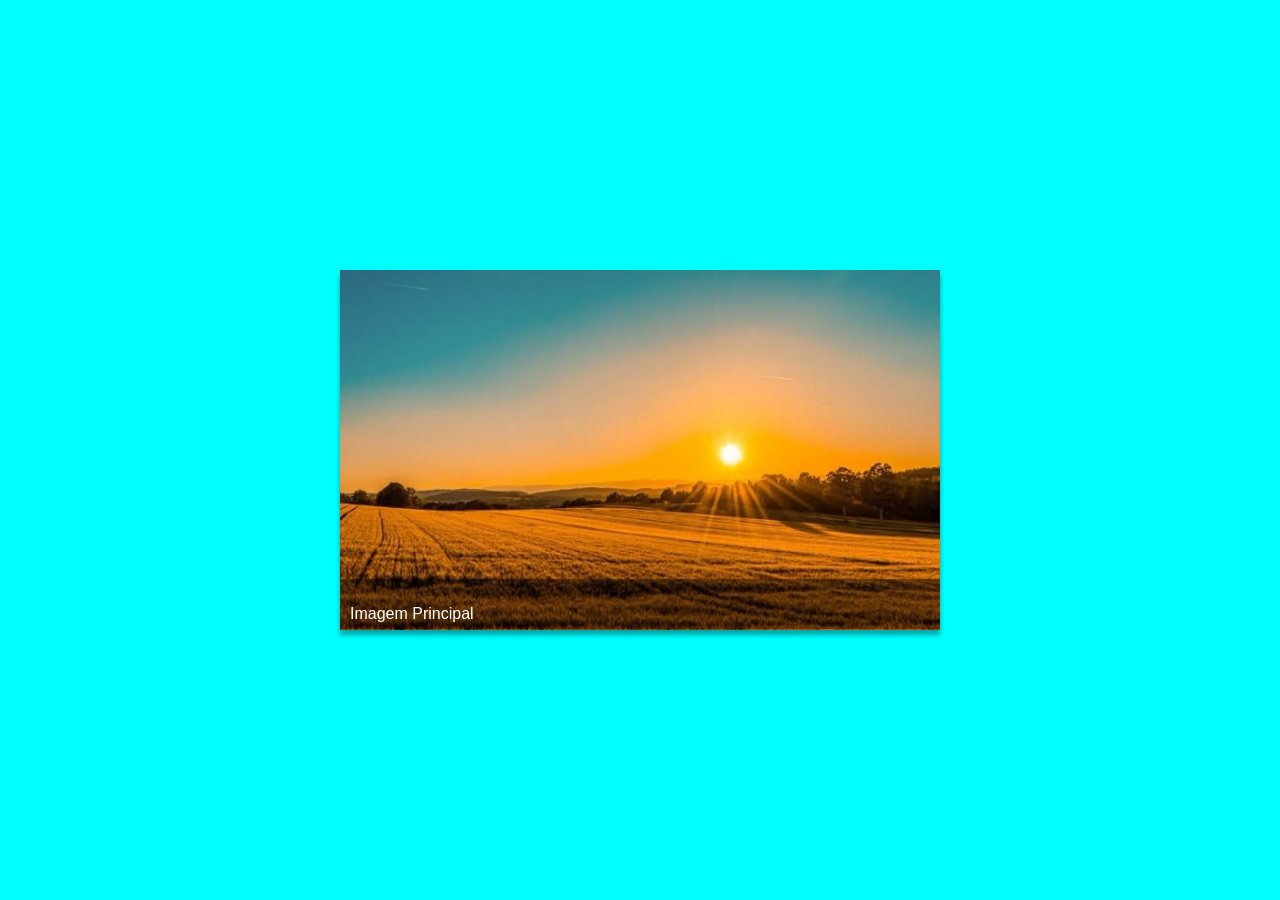
<file: Carousel Atomático/index.html>
<!DOCTYPE html>
 <html lang="pt-ao">
 <head>
    <meta charset="UTF-8">
    <meta name="viewport" content="width=device-width, initial-scale=1.0">
    <link rel="stylesheet" href="_estilo/estilo.css">
    <title>Carousel</title>
 </head>
 <body>
    <div class="carousel">
        <div  class="container" id="container">
            <div class="slide">
                <div class="txt">
                    <p>Imagem Principal</p>
                </div>
                <img src="imagem/back1.jpg" alt="slide1">
               
            </div>
            <div class="slide">
                <div class="txt">
                    <p>Imagem 2</p>
                </div>
                <img src="imagem/back2.jpg" alt="slide2">
            </div>

            <div class="slide">
                <div class="txt">
                    <p>Imagem 3</p>
                </div>
                <img src="imagem/back3.jpg" alt="slide3">
            </div>
            <div class="slide">
                <div class="txt">
                    <p>Imagem 4</p>
                </div>
                <img src="imagem/back4.jpg" alt="slide4">
            </div>
            <div class="slide">
                <div class="txt">
                    <p>Imagem 5</p>
                </div>
                <img src="imagem/back5.jpg" alt="slide5">
            </div>
            <!-- Cópiar a primeira imagem e fazer um loop-->
            <div class="slide">
                <div class="txt">
                    <p>Imagem Principal</p>
                </div>
                <img src="imagem/back1.jpg" alt="slide1">
            </div>
        </div>
    </div>  
    <script src="script/script.js"></script>
 </body>
 </html>
</file>
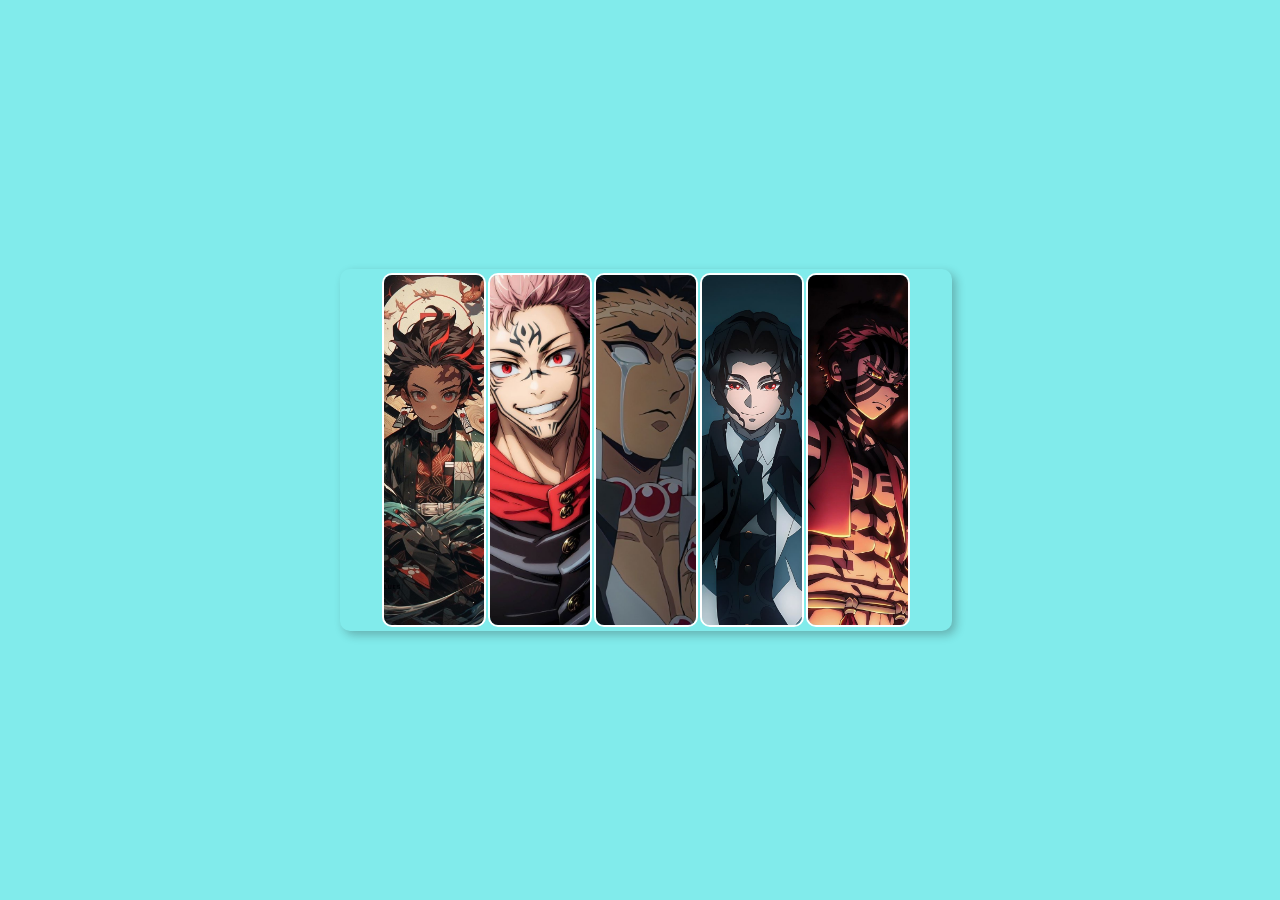
<file: Galeria/index.html>
<!DOCTYPE html>
<html lang="pt">
<head>
    <meta charset="UTF-8">
    <meta name="viewport" content="width=device-width, initial-scale=1.0">
    <title>move list</title>
    <style>
        body{
            display: flex;
            align-items: center;
            height: 100vh;
            justify-content: center;
            margin: 0;
            background-color: rgb(129, 235, 235);
        }
        #mae{
            width: 600px;
        }
        .container{
            width: 100%;
            height: 350px;
            display: flex;
            gap: 1px;
            gap: 2px;
            box-shadow: 4px 4px 10px rgba(32, 32, 32, 0.281);
            border-radius: 10px;
            padding: 6px;
            align-items: center;
            overflow: hidden;
            justify-content: center;
        }
        
        .container img {
            width: 100px;
            height: 100%;
            border-radius: 10px;
            cursor: pointer;
            border: 2px solid white;
            object-fit: cover;
            transition: all ease-in-out 0.6s;
        }
        
        .container img:hover{
             width: 30%;
        }
    </style>
</head>
<body>
    <div id="mae">
        <div class="container">
            <img src="img1.jpg">
            <img src="img2.jpg">
            <img src="img3.jpg">
            <img src="img4.jpg">
            <img src="img5.jpg">
        </div>
    </div>
</body>
</html>
</file>
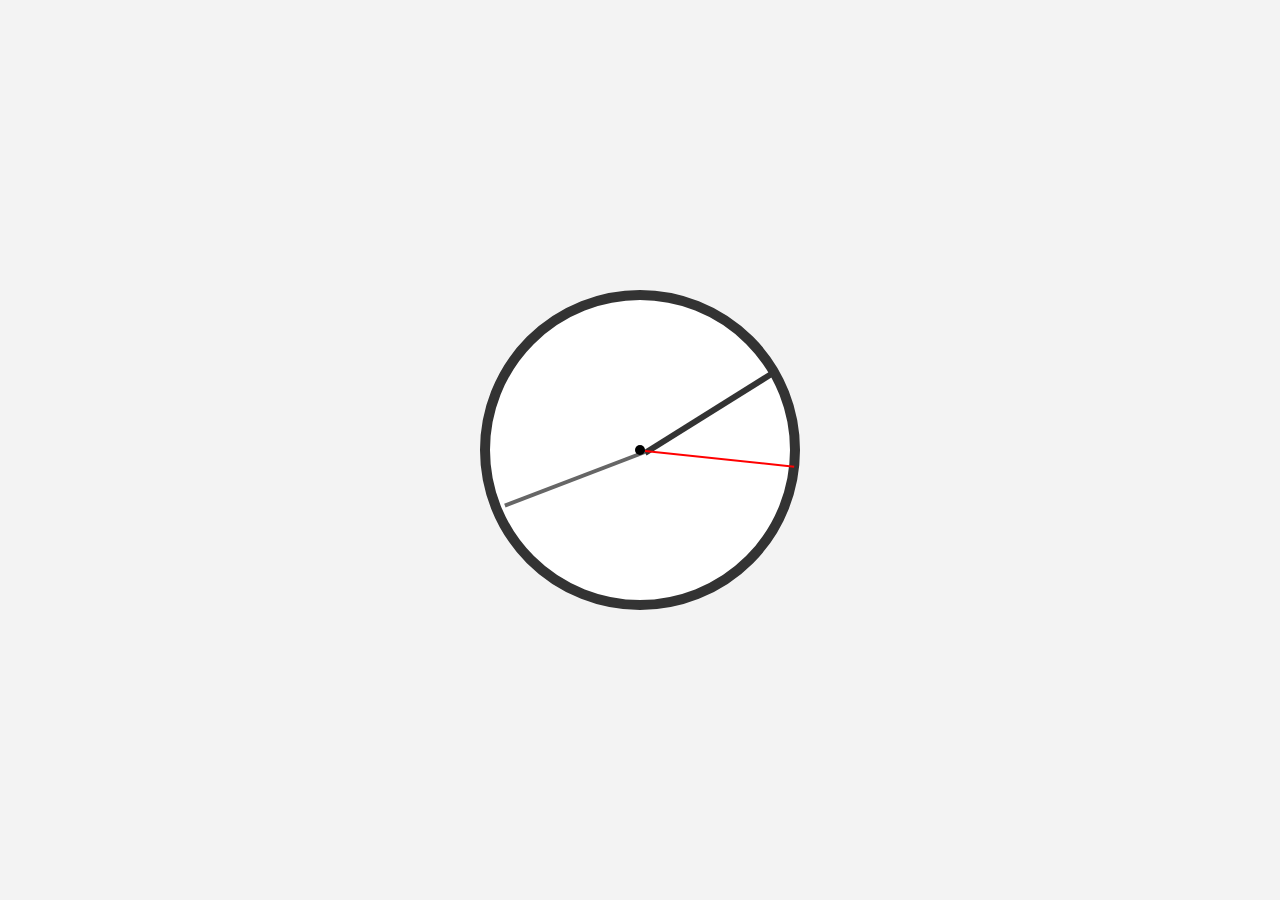
<file: Relogio Analógico/index.html>
<!DOCTYPE html>
<html lang="pt">
<head>
  <meta charset="UTF-8">
  <meta name="viewport" content="width=device-width, initial-scale=1.0">
  <link rel="stylesheet" href="style.css">
  <title>Relógio Analógico</title>
</head>
<body>

<div class="clock">
  <div class="hand hour" id="hour-hand"></div>
  <div class="hand minute" id="minute-hand"></div>
  <div class="hand second" id="second-hand"></div>
  <div class="center-dot"></div>
</div>

<script src="script.js"></script>

</body>
</html>
</file>
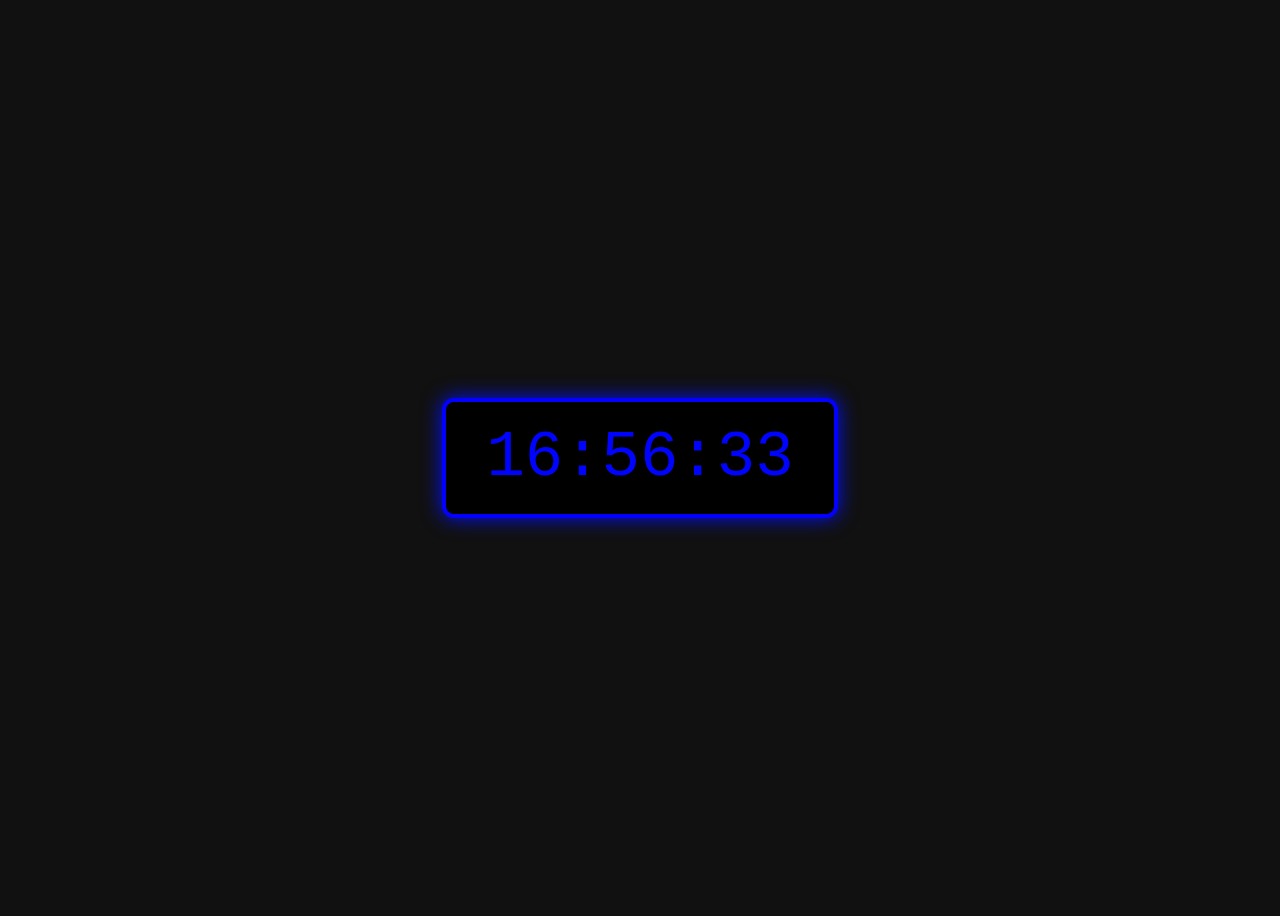
<file: Relógio Digital/index.html>
<!DOCTYPE html>
<html lang="pt-ao">
<head>
  <meta charset="UTF-8">
  <title>Relógio Digital</title>
  <link rel="stylesheet" href="style.css">
</head>
<body>

<div class="clock" id="digital-clock">
  00:00:00
</div>

<script src="script.js"></script>

</body>
</html>
</file>
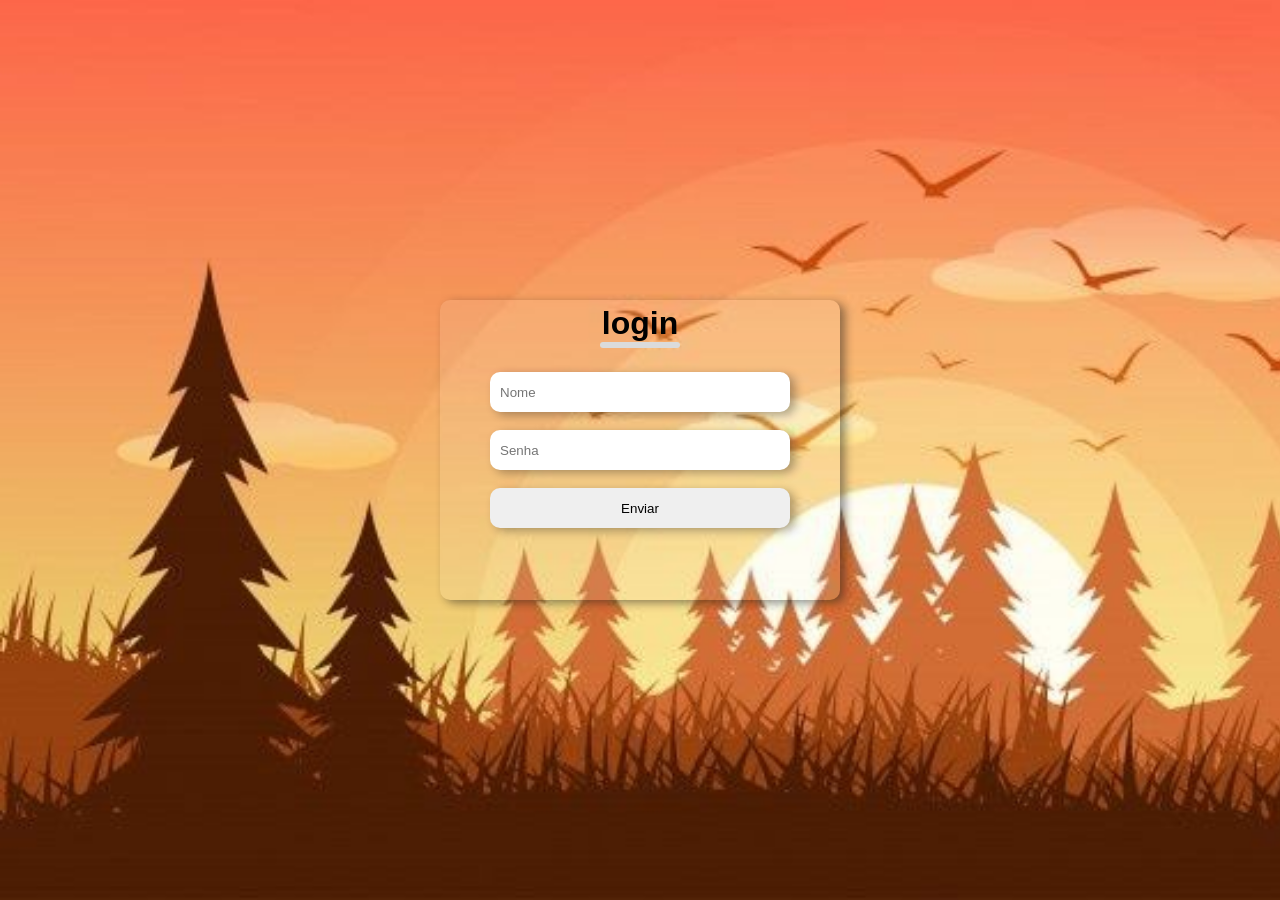
<file: tela de login/index.html>
<!DOCTYPE html>
<html lang="en">
<head>
    <meta charset="UTF-8">
    <meta name="viewport" content="width=device-width, initial-scale=1.0">
    <link rel="stylesheet" href="style.css">
    <title>login</title>
</head>
<body>
    <div id="box">
        <h1>login</h1>
        <form action="#" method="get">
            <input type="text" name="nome" id="nome" required placeholder="Nome"><br><br>
            <input type="password" name="senha" id="senha" required placeholder="Senha"><br><br>

            <input type="submit" value="Enviar" id="btn">
        </form>
    </div>
</body>
</html>
</file>
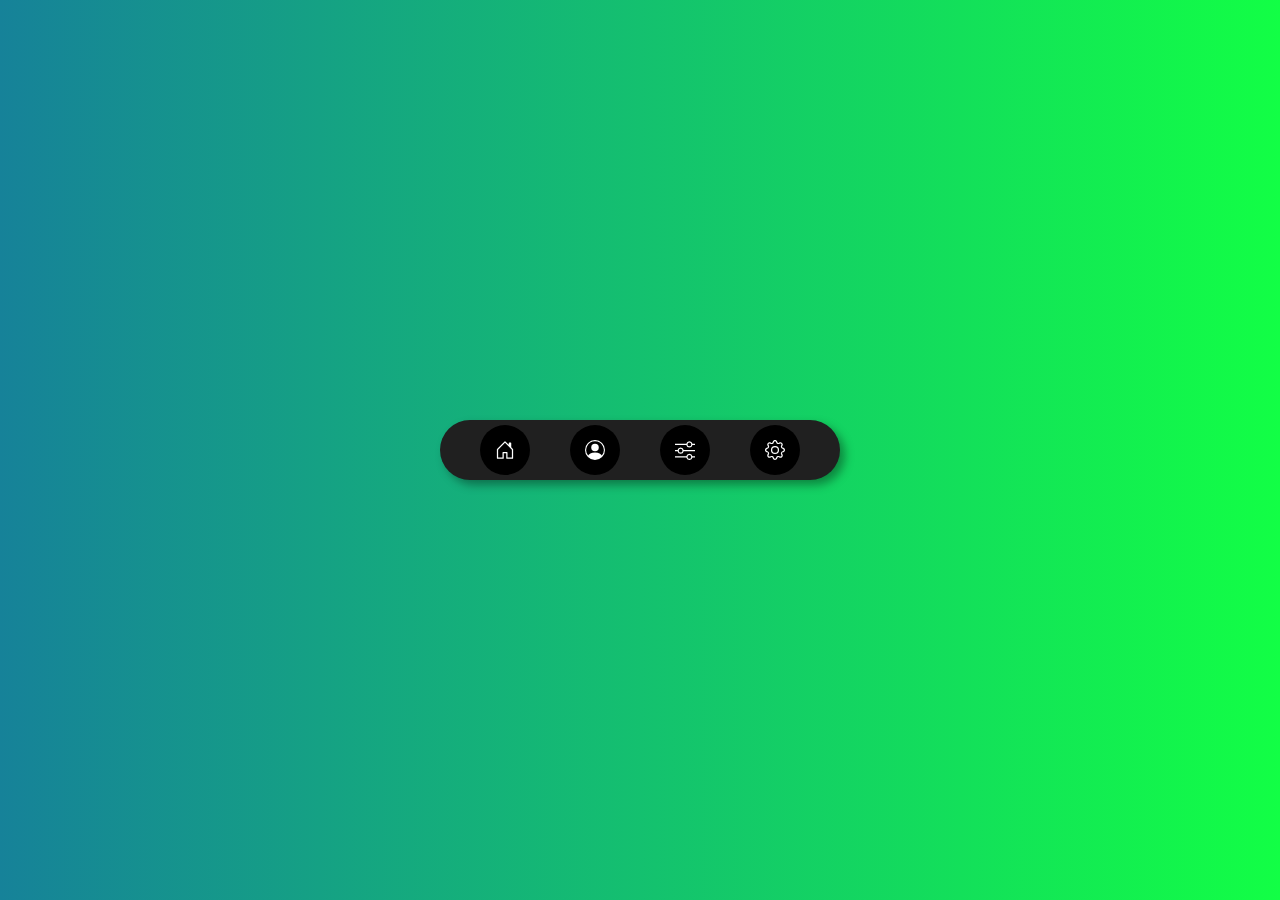
<file: Barra_de_menu_com animação/menu.html>
<!DOCTYPE html>
<html lang="en">
<head>
    <meta charset="UTF-8">
    <meta name="viewport" content="width=device-width, initial-scale=1.0">
    <link rel="stylesheet" href="eslinomenu.css">
    <title>Menu</title>
</head>
<body>
    <div id="menu">
        <div id="home" class="box">
            <svg xmlns="http://www.w3.org/2000/svg" width="20" height="20" fill="currentColor" class="bi bi-house-door" viewBox="0 0 16 16"> <path d="M8.354 1.146a.5.5 0 0 0-.708 0l-6 6A.5.5 0 0 0 1.5 7.5v7a.5.5 0 0 0 .5.5h4.5a.5.5 0 0 0 .5-.5v-4h2v4a.5.5 0 0 0 .5.5H14a.5.5 0 0 0 .5-.5v-7a.5.5 0 0 0-.146-.354L13 5.793V2.5a.5.5 0 0 0-.5-.5h-1a.5.5 0 0 0-.5.5v1.293zM2.5 14V7.707l5.5-5.5 5.5 5.5V14H10v-4a.5.5 0 0 0-.5-.5h-3a.5.5 0 0 0-.5.5v4z"/> </svg>
        </div>
        <div id="perfl" class="box">
            <svg xmlns="http://www.w3.org/2000/svg" width="20" height="20" fill="currentColor" class="bi bi-person-circle" viewBox="0 0 16 16"> <path d="M11 6a3 3 0 1 1-6 0 3 3 0 0 1 6 0"/> <path fill-rule="evenodd" d="M0 8a8 8 0 1 1 16 0A8 8 0 0 1 0 8m8-7a7 7 0 0 0-5.468 11.37C3.242 11.226 4.805 10 8 10s4.757 1.225 5.468 2.37A7 7 0 0 0 8 1"/> </svg>
        </div>
        <div id="burger" class="box">
            <svg xmlns="http://www.w3.org/2000/svg" width="20" height="20" fill="currentColor" class="bi bi-sliders" viewBox="0 0 16 16"> <path fill-rule="evenodd" d="M11.5 2a1.5 1.5 0 1 0 0 3 1.5 1.5 0 0 0 0-3M9.05 3a2.5 2.5 0 0 1 4.9 0H16v1h-2.05a2.5 2.5 0 0 1-4.9 0H0V3zM4.5 7a1.5 1.5 0 1 0 0 3 1.5 1.5 0 0 0 0-3M2.05 8a2.5 2.5 0 0 1 4.9 0H16v1H6.95a2.5 2.5 0 0 1-4.9 0H0V8zm9.45 4a1.5 1.5 0 1 0 0 3 1.5 1.5 0 0 0 0-3m-2.45 1a2.5 2.5 0 0 1 4.9 0H16v1h-2.05a2.5 2.5 0 0 1-4.9 0H0v-1z"/> </svg>
        </div>
        <div id="ajuda" class="box">
            <svg xmlns="http://www.w3.org/2000/svg" width="20" height="20" fill="currentColor" class="bi bi-gear" viewBox="0 0 16 16"> <path d="M8 4.754a3.246 3.246 0 1 0 0 6.492 3.246 3.246 0 0 0 0-6.492M5.754 8a2.246 2.246 0 1 1 4.492 0 2.246 2.246 0 0 1-4.492 0"/> <path d="M9.796 1.343c-.527-1.79-3.065-1.79-3.592 0l-.094.319a.873.873 0 0 1-1.255.52l-.292-.16c-1.64-.892-3.433.902-2.54 2.541l.159.292a.873.873 0 0 1-.52 1.255l-.319.094c-1.79.527-1.79 3.065 0 3.592l.319.094a.873.873 0 0 1 .52 1.255l-.16.292c-.892 1.64.901 3.434 2.541 2.54l.292-.159a.873.873 0 0 1 1.255.52l.094.319c.527 1.79 3.065 1.79 3.592 0l.094-.319a.873.873 0 0 1 1.255-.52l.292.16c1.64.893 3.434-.902 2.54-2.541l-.159-.292a.873.873 0 0 1 .52-1.255l.319-.094c1.79-.527 1.79-3.065 0-3.592l-.319-.094a.873.873 0 0 1-.52-1.255l.16-.292c.893-1.64-.902-3.433-2.541-2.54l-.292.159a.873.873 0 0 1-1.255-.52zm-2.633.283c.246-.835 1.428-.835 1.674 0l.094.319a1.873 1.873 0 0 0 2.693 1.115l.291-.16c.764-.415 1.6.42 1.184 1.185l-.159.292a1.873 1.873 0 0 0 1.116 2.692l.318.094c.835.246.835 1.428 0 1.674l-.319.094a1.873 1.873 0 0 0-1.115 2.693l.16.291c.415.764-.42 1.6-1.185 1.184l-.291-.159a1.873 1.873 0 0 0-2.693 1.116l-.094.318c-.246.835-1.428.835-1.674 0l-.094-.319a1.873 1.873 0 0 0-2.692-1.115l-.292.16c-.764.415-1.6-.42-1.184-1.185l.159-.291A1.873 1.873 0 0 0 1.945 8.93l-.319-.094c-.835-.246-.835-1.428 0-1.674l.319-.094A1.873 1.873 0 0 0 3.06 4.377l-.16-.292c-.415-.764.42-1.6 1.185-1.184l.292.159a1.873 1.873 0 0 0 2.692-1.115z"/> </svg>
            
        </div>
    </div>
</body>
</html>
</file>
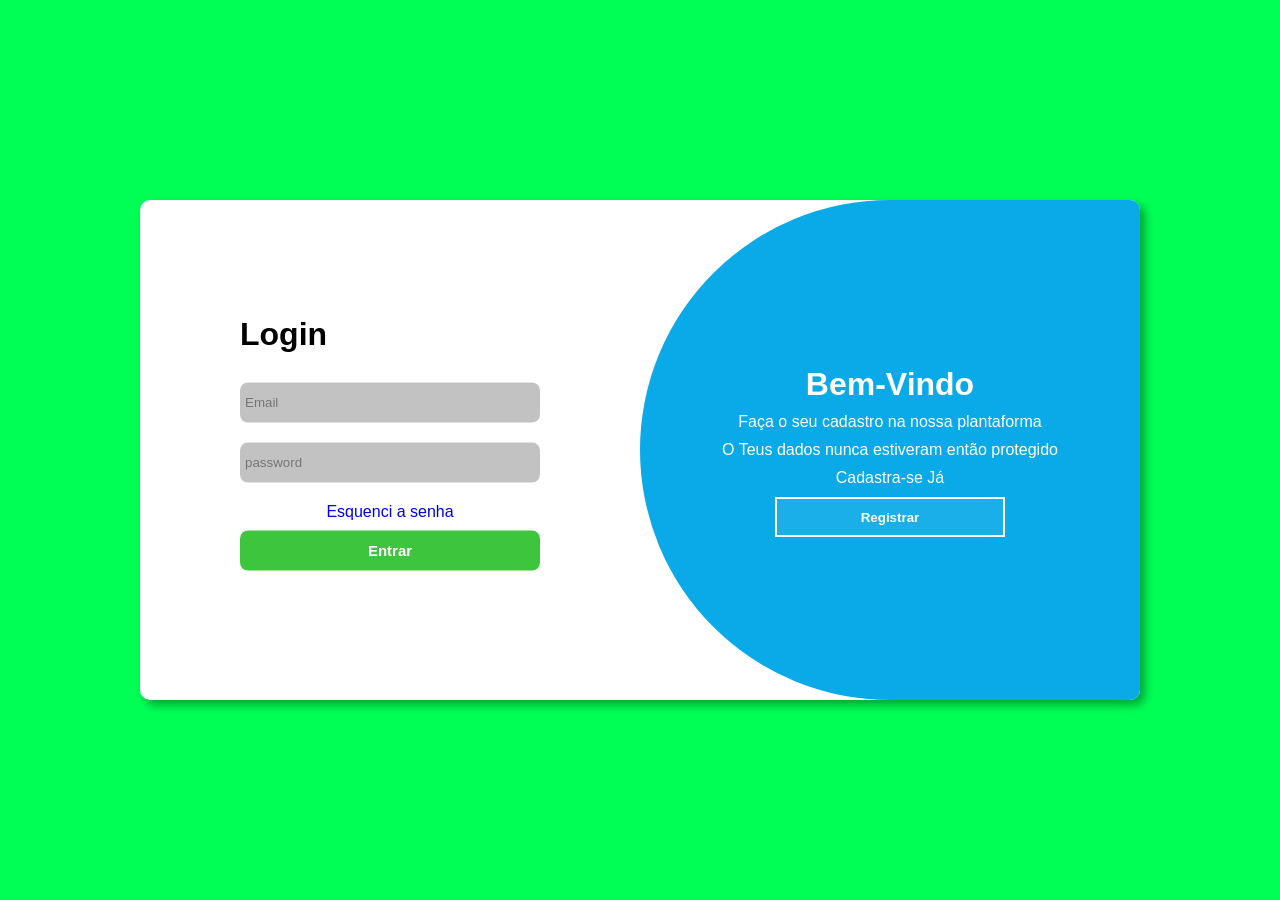
<file: Tela_de_login_reponsivo/form.html>
<!DOCTYPE html>
<html lang="pt">
<head>
    <meta charset="UTF-8">
    <meta name="viewport" content="width=device-width, initial-scale=1.0">
    <link rel="stylesheet" href="form.css">
    <title>Login</title>
</head>
<body>
    <div id="mae">

        <div id="dados">
            <h1>Login</h1>
            <input type="email" name="email" id="email" placeholder="Email">
            <input type="password" name="senha" id="senha" placeholder="password">
            <p><a href="#">Esquenci a senha</a></p>
            <input type="submit" value="Entrar" id="btn_send">
        </div>

        <div id="bemvindo">
           <div id="cont">
            <h1>Bem-Vindo</h1>
            <p>Faça o seu cadastro na nossa plantaforma</p>
            <p>O Teus dados nunca estiveram então protegido</p>
            <p>Cadastra-se Já</p>
            <button class="btn" id="btn_registrar">Registrar</button>
           </div>
        </div>
    </div>
</body>
</html>
</file>
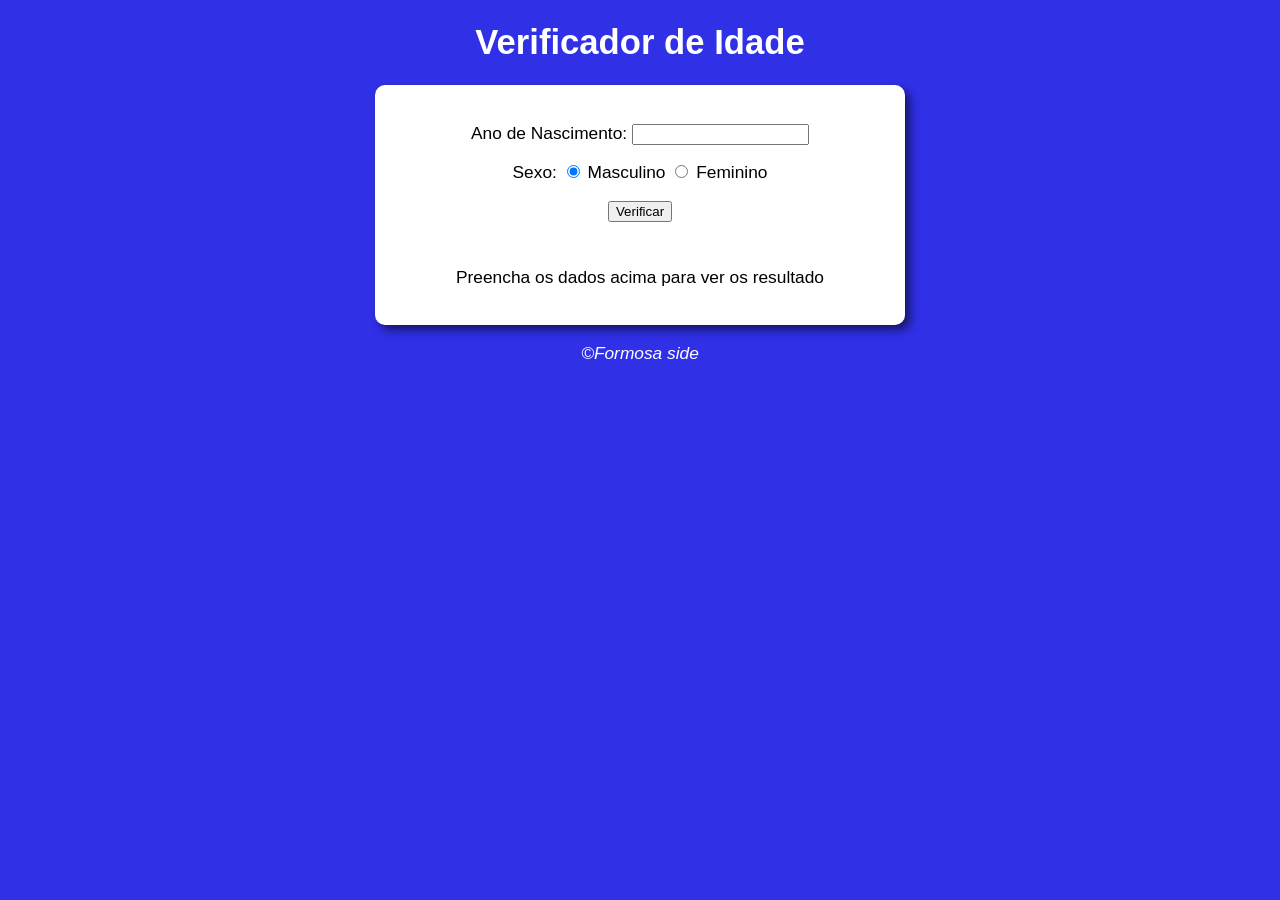
<file: Verificador de idade com animação/exehora.html>
<!DOCTYPE html>
<html lang="pt-ao">
<head>
    <meta charset="UTF-8">
    <meta name="viewport" content="width=device-width, initial-scale=1.0">
    <link rel="stylesheet" href="estilo.css">
    <title>Verificador de Idade</title>
</head>
<body>
    <header>
        <h1>Verificador de Idade</h1>
    </header>
    <section>
        <div id="msg">
            <p>Ano de Nascimento:
            <input type="number" name="txtano" id="txtano">
            </p>
            <p>Sexo:
                <input type="radio" name="radsex" id="masc" checked>
                <label for="masc">Masculino</label>

                <input type="radio" name="radsex" id="fem">
                <label for="fem">Feminino</label>
                <p>
                    <input type="button" value="Verificar" onclick="verificar()">
                </p>
            </p>

        </div>
        <div id="res">
            <p>Preencha os dados acima para ver os resultado</p>
        </div>
    </section>
    <footer>
        <p>&copy;Formosa side</p>
    </footer>

    <script src="script.js"></script>
</body>
</html>
</file>
<file: Carousel Atomático/_estilo/estilo.css>
body{
    background-color: aqua;
    display: flex;
    align-items: center;
    margin: 0;
    height: 100vh;
    justify-content: center;
}

.carousel{
    width: 600px;
    height: 360px;
    overflow: hidden;
    box-shadow: 0 5px 5px rgb(0, 0, 0, 0.360);
    background-color: rgba(255, 255, 255, 0.055);
}

.container{
    transition: transform 0.6s ease-in-out;
    display: flex;
}

.slide{
    position: relative;
    min-width: 600px;
    object-fit: cover;
}

img{
    width: 100%;
    height: 100%;
}

.txt{
    bottom: 20px;
    font-family: Arial, Helvetica, sans-serif;
    padding: 10px;
    position: absolute;
    color: white;
    text-align: left;
    width: 100%;
    height: 30px;
    background-color: rgba(0, 0, 0, 0.404);
}
</file>
<file: Relogio Analógico/style.css>
body {
    display: flex;
    justify-content: center;
    align-items: center;
    height: 100vh;
    background: #f3f3f3;
    margin: 0;
  }

  .clock {
    width: 300px;
    height: 300px;
    border: 10px solid #333;
    border-radius: 50%;
    position: relative;
    background: white;
  }

  .hand {
    width: 50%;
    height: 4px;
    background: rgb(0, 0, 0);
    position: absolute;
    top: 50%;
    left: 50%;
    transform-origin: 100%;
    transform: rotate(90deg);
    transition: all 0.05s ease-in-out;
  }

  .hour {
    margin-left: -145px;
    height: 6px;
    background: #333;
  }

  .minute {
    margin-left: -145px;
    background: #666;
  }

  .second {
    margin-left: -145px;
    background: red;
    height: 2px;
  }

  .center-dot {
    width: 10px;
    height: 10px;
    background: rgb(0, 0, 0);
    border-radius: 50%;
    position: absolute;
    top: 50%;
    left: 50%;
    transform: translate(-50%, -50%);
  }
</file>
<file: Relógio Digital/style.css>
body {
    background-color: #111;
    color: #0004ff;
    display: flex;
    justify-content: center;
    align-items: center;
    height: 100vh;
    font-family: 'Courier New', Courier, monospace;
  }

  .clock {
    font-size: 4em;
    padding: 20px 40px;
    border: 4px solid #0400ff;
    border-radius: 12px;
    background-color: #000;
    box-shadow: 0 0 20px #0011ff;
  }
</file>
<file: tela de login/style.css>
*{
    margin: 0px;
    padding: 0px;
    box-sizing: border-box;
}

body{
    height: 100vh;
    width: 100vw;
    background-size: cover;
    background-image: url('back.jpg');
    background-repeat: no-repeat;
}

#box{
    width: 400px;
    height: 300px;
    top: 50%;
    left: 50%;
    position: absolute;
    border-radius: 10px;
    box-shadow: 5px 3px 10px rgba(19, 19, 19, 0.459);
    transform: translate(-50%, -50%);
    background-color: rgba(240, 248, 255, 0.103);
}

form{
    top: 50%;
    left: 50%;
    padding: 10px;
    transform: translate(-50%, -50%);
    position: absolute;
}

input{
    width: 300px;
    height: 40px;
    border-radius: 10px;
    border: none;
    transition: .2s;
    box-shadow: 5px 3px 10px rgba(19, 19, 19, 0.329);
}

#nome{
    padding-left: 10px;
}

#senha{
    padding-left: 10px;
}

#btn:hover{
    background-color: rgb(230, 230, 230);
}

h1{
    text-align: center;
    margin-top: 5px;
    font-family: Arial, Helvetica, sans-serif;
}

h1::after{
    content: '';
    width: 5rem;
    height: 6px;
    display: block;
    margin: auto;
    border-radius: 10px;
    background-color: rgb(219, 219, 219);
}
</file>
<file: Barra_de_menu_com animação/eslinomenu.css>
body{
    background-image: linear-gradient(to left,  #12ff45, #168299);
    display: flex;
    height: 100vh;
    margin: 0;
    align-items: center;
    justify-content: center;
}

#menu{
    width: 400px;
    height: 60px;
    border-radius: 30px;
    display: flex;
    justify-content: space-evenly;
    align-items: center;
    
    box-shadow: 5px 5px 10px rgba(0, 0, 0, 0.360);
    background-color: rgb(32, 32, 32);
}

.box{
    width: 50px;
    height: 50px;
    display: flex;
    justify-content: center;
    align-items: center;
    transition: .2s;
    border-radius: 50%;
    cursor: pointer;
    color: white;
    font-family: Arial, Helvetica, sans-serif;
    font-size: 14px;
    background-color: black;
   
}

.box:hover{
    box-shadow: 6px 8px 9px rgba(19, 19, 19, 0.336);
    transition: .4s;
    color: #12ff45;
    transform: translateY(-50%);
    border: 2px solid #12ff45;
}
#ajuda:hover{
    border: 2px solid #12ff45;
}

#home:hover{
    color: #27a1bd;
    border: 2px solid #27a1bd;
}

#perfl:hover{
    color: #27a1bd;
    border: 2px solid #27a1bd;
}
</file>
<file: Tela_de_login_reponsivo/form.css>
*{
    margin: 0;
    padding: 0;
    box-sizing: border-box;
    font-family: Arial, Helvetica, sans-serif;
    text-decoration: none;
}

body{
    height: 100vh;
    display: flex;
    justify-content: center;
    align-items: center;
    background-color: rgb(0, 255, 85);
}

#mae{
    display: flex;
    justify-content: space-between;
    align-items: center;
    width: 1000px;
    height: 500px;
    overflow: hidden;
    box-shadow: 5px 5px 10px rgb(0, 0, 0, 0.360);
    background-color: #ffffff;
    border-radius: 10px;
}

#bemvindo{
    width: 500px;
    height: 500px;
    padding: 100px;
    display: flex;
    justify-content: center;
    align-items: center;
    margin-left: 7px;
    border-top-left-radius: 50%;
    border-bottom-left-radius: 50%;
    background-color: rgb(10, 169, 231);
}

#cont{
    padding: 16px;
    width: 500px ;
    text-align: center;
    position: absolute;
    height: 200px;
    color: white;
    border-top-left-radius: 50%;
    border-bottom-left-radius: 50%;
    border-left: 50%;
  
}

#cont p, h1{
    margin-bottom: 10px;
}

button{
    cursor: pointer;
    color: white;
    font-weight: bold;
    background-color: #ffffff11;
    border: 2px solid #ffffff;
    transition: .2s;
}

button:hover{
    background-color: rgba(62, 190, 240, 0.555);
}

.btn{
    width: 230px;
    height: 40px;
}

#dados{
    position: relative;
    left: 25%;
    top: 30%;
    padding: 10px;
    transform: translate(-50%, -50%);
    align-items: center;
    justify-content: center;
}

#dados h1{
    margin-bottom: 30px;
}

#dados p{
    color: black;
    text-align: center;
}

#btn_send{
    cursor: pointer;
    color: #ffffff;
    font-size: 15px;
    background-color: rgb(62, 197, 62);
    font-weight: bold;
    transition: .2s;
}

#btn_send:hover{
    background-color: rgba(43, 163, 43, 0.945);
}


a{
    transition: .2s;
}

a:hover{
    text-decoration: underline;
    
  
}

input{
    border-radius: 8px;
    display: block;
    width: 300px;
    height: 40px;
    margin-top: 10px;
    margin-bottom: 20px;
    border: none;
    background-color: #c2c2c2;
}

#email , #senha{
    padding-left: 5px;
}

@media screen and (max-width: 890px) {
    #bemvindo{
        display: none;
    }

    #mae{
        width: 400px;
        display: flex;
        justify-content: center;
        align-items: center;
    }

    #dados{
        position: relative;
        left: 40%;
        top: 27%;
        transform: translate(-50%, -50%);
    }
}
</file>
<file: Verificador de idade com animação/estilo.css>
body{
    background-color: rgb(48, 48, 231);
    font: normal 13pt arial;
}

header{
    color: white;
    text-align: center;
}

section{
    width: 500px;
    margin: auto;
    padding: 15px;
    border-radius: 10px;
    box-shadow: 5px 5px 10px rgba(0, 0, 0, 0.555);
    background-color: white;
}

div{
    padding: 5px;
    text-align: center;
}

footer{
    text-align: center;
    color: white;
    font-style: italic;
}
</file>
